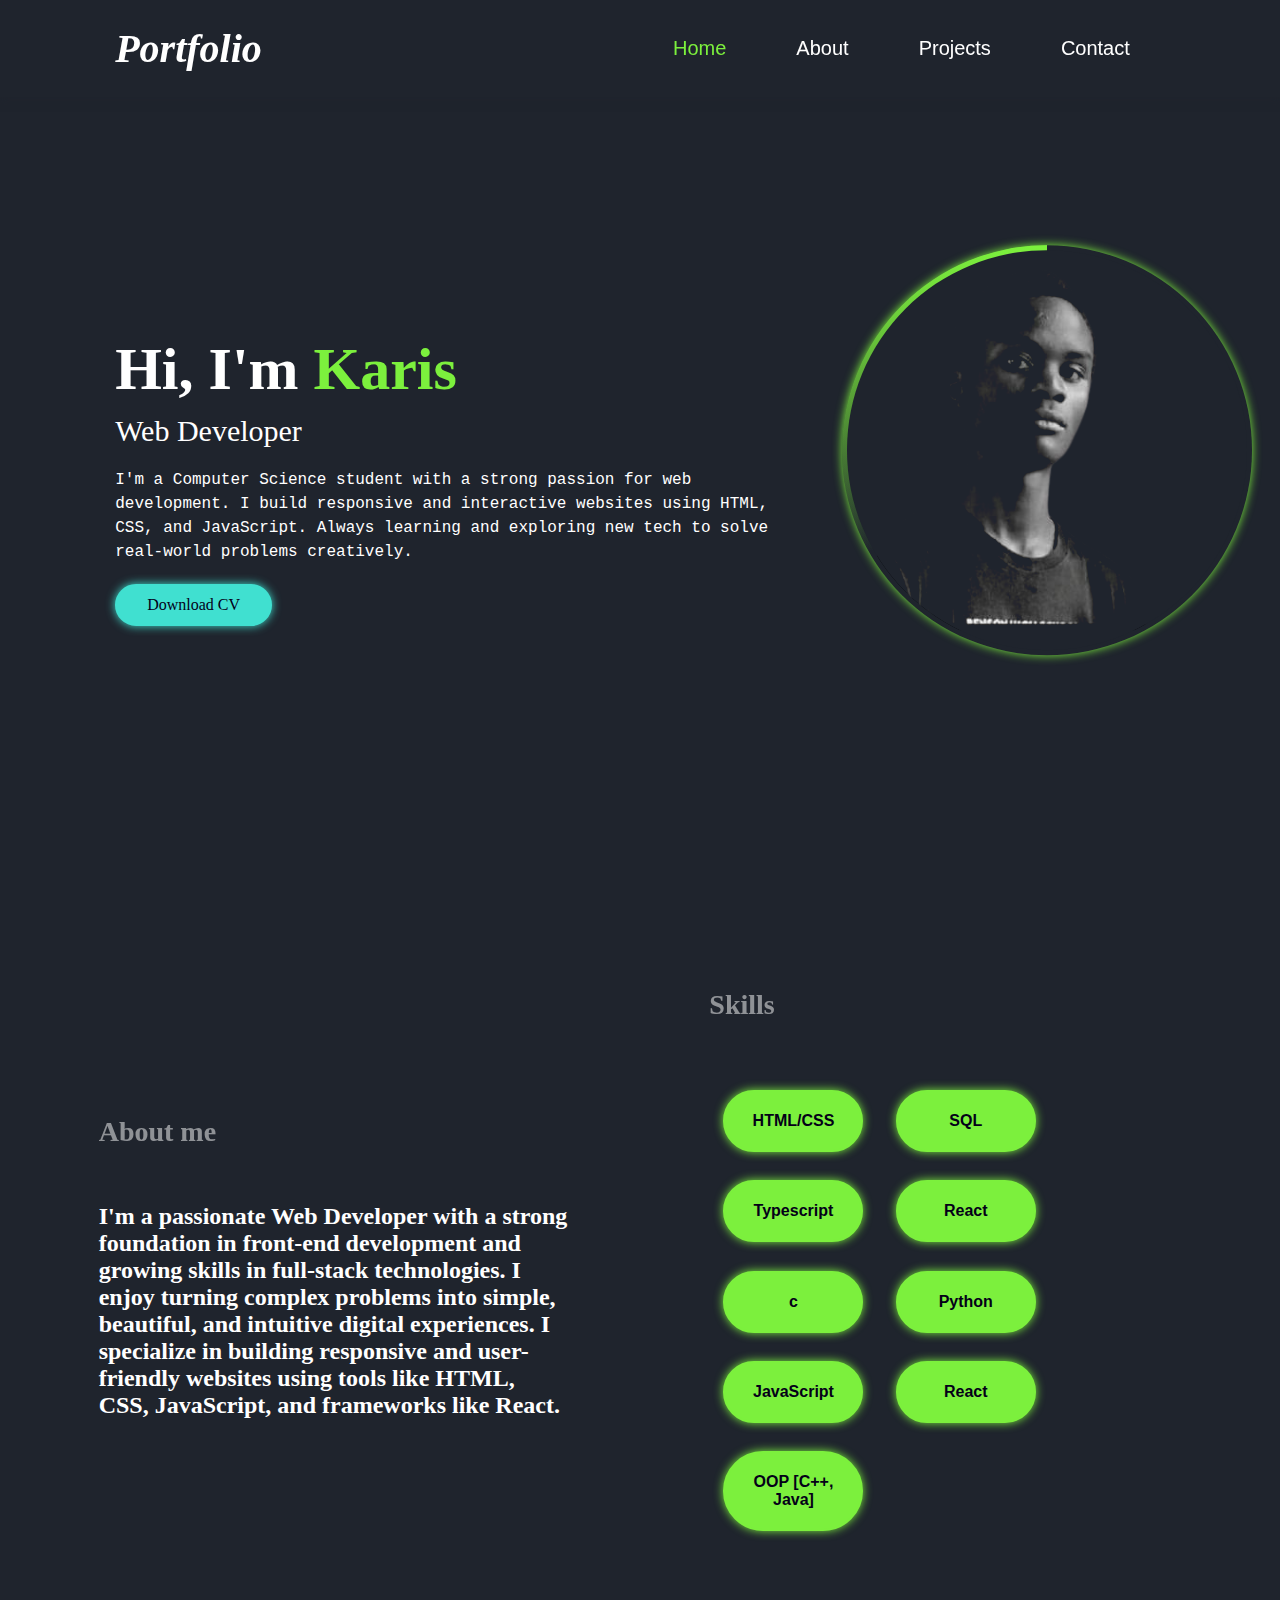
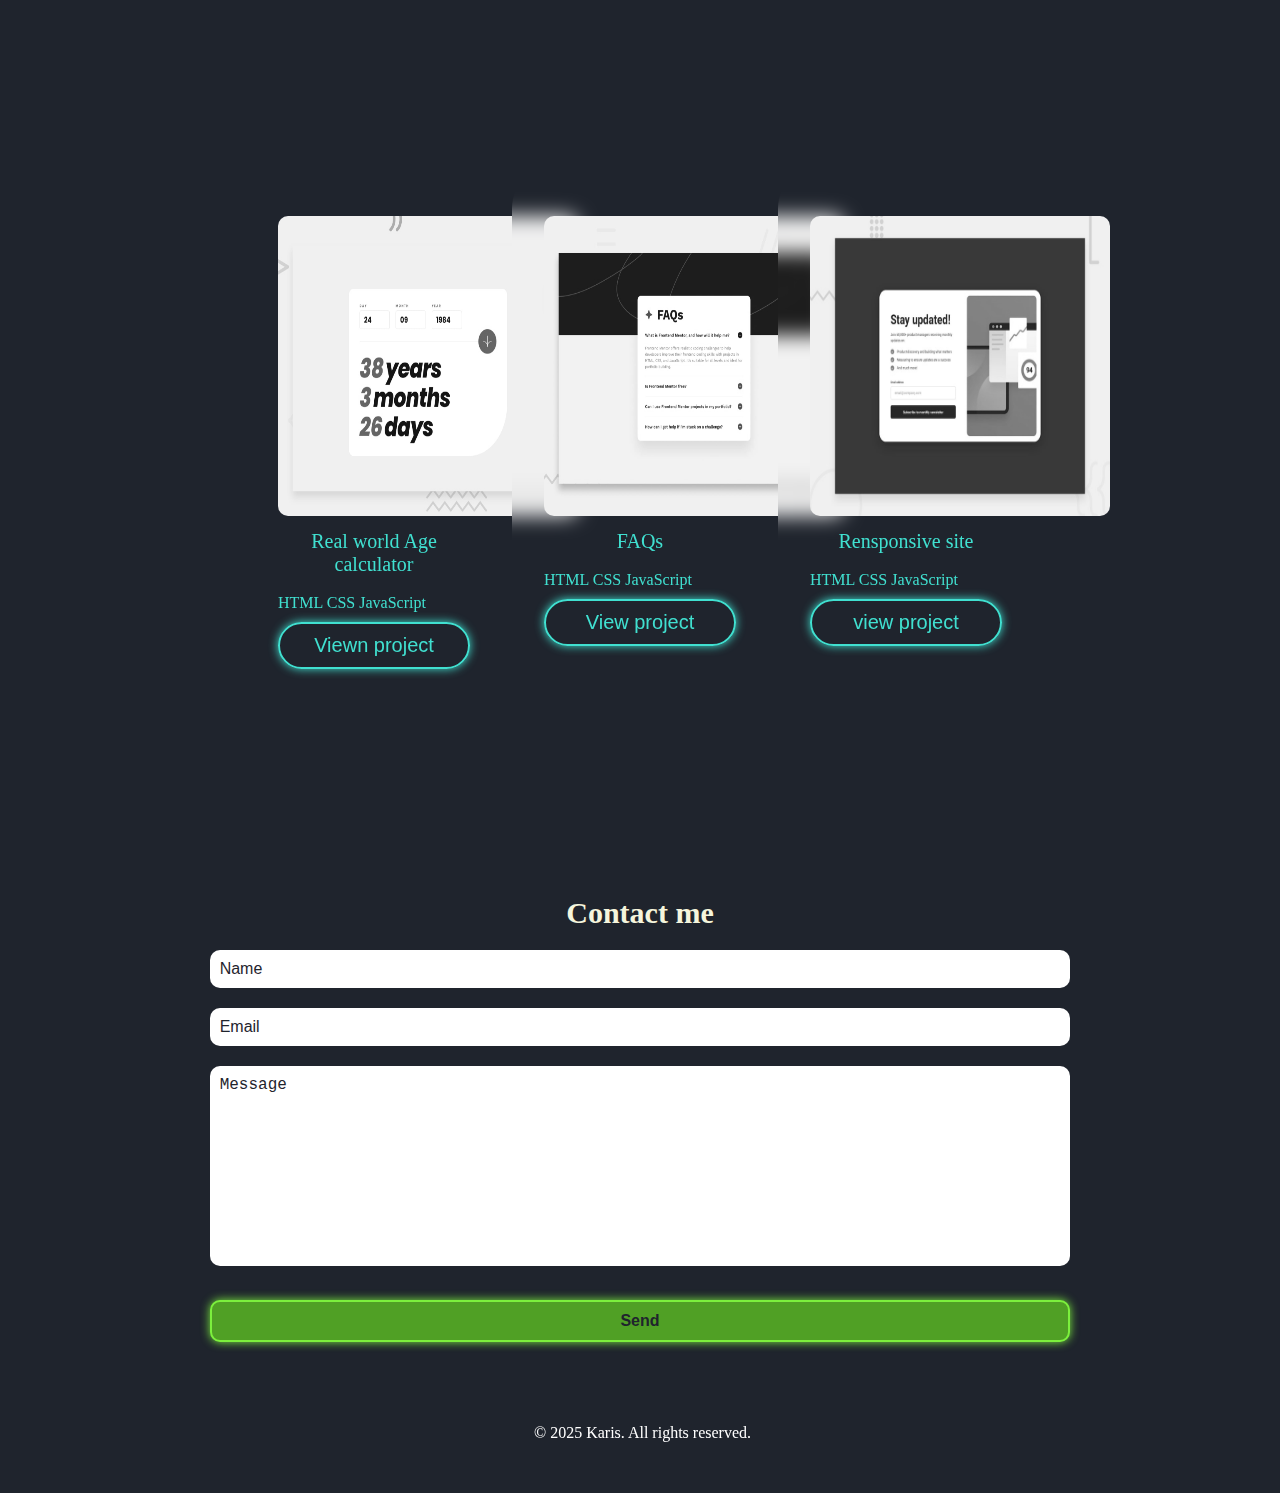
<file: index.html>
<!DOCTYPE html>
<html lang="en">
<head>
    <meta charset="UTF-8">
    <meta name="viewport" content="width=device-width, initial-scale=1.0">
    <title>Document</title>
    <link rel="stylesheet" href="style.css">
</head>
<body>

    <nav class="navbar">
        <a href="#" class="logo">Portfolio</a>
        <ul>
            <li class="active"><a href="#home">Home</a></li>
            <li><a href="#about">About</a></li>
            <li><a href="#projects">Projects</a></li>
            <li><a href="#contact">Contact</a></li>
        </ul>
    </nav>

    <section class="home" id="home">
        <div class="home-info">
            <h1>Hi, I'm <span class="name">Karis</span></h1>
            <h2>Web Developer</h2>
            <p>I'm a Computer Science student with a strong passion for web development.
                I build responsive and interactive websites using HTML, CSS, and JavaScript.
                Always learning and exploring new tech to solve real-world problems creatively.</p>
            <a href="https://drive.google.com/file/d/1A1US2M2AmRTOfhO5_cSNin3kZkhVKKGk/view?usp=sharing" class="btn">Download CV</a>
            
            <div class="home-img">
                <div class="img-box">
                    <div class="img-item">
                        <img src="./images/me-removebg-preview.png" alt="">
                    </div>
                </div>
            </div>
            
        </div>
            
            <!-- <div class="sci">
                <a href=""></a>
                <a href=""></a>
                <a href=""></a>
                <a href=""></a>
            </div> -->
    </section>

    <!-- about section -->

    <section class="two" id="about">
            <div class="contain-three">
                
                <div class="box-item">
                    <h1>About me </h1>
                    <!-- <img src="./images/me-removebg-preview.png" alt=""> -->
                    <h2>I'm a passionate Web Developer with a strong foundation in front-end development and growing skills in full-stack technologies. I enjoy turning complex problems into simple, beautiful, and intuitive digital experiences. I specialize in building responsive and user-friendly websites using tools like HTML, CSS, JavaScript, and frameworks like React.</h2>
                </div>

                 
                <div class="box-item">
                    <h1> Skills </h1>

                        <div class="buttons">
                            <button class="btns">HTML/CSS</button>
                            <button class="btns">SQL</button>
                            <button class="btns">Typescript</button>
                            <button class="btns">React</button>
                            <button class="btns">c</button>
                            <button class="btns">Python</button>
                            <button class="btns">JavaScript</button>
                            <button class="btns">React</button>
                            <button class="btns">OOP [C++, Java] </button>
                        </div>
                    </div>
            </div>
    </div>
    </section>
                            <!-- Projects -->
    <section class="three" id="projects">


        <div class="all">
            <div class="box">
                <img src="images/preview (2).jpg" alt="">
                <p class="pro">
                    Real world Age calculator</p><br>HTML CSS JavaScript <br>
               <a href="https://jmkaris.github.io/Age-Calculator/"><button class="hey">Viewn project</button></a>

            </div>

             <div class="box">
                <img src="images/preview.jpg" alt="">
                <p class="pro">FAQs</p> <br>
                    HTML CSS JavaScript <br>
                <a href="https://jmkaris.github.io/Faq/"><button>View project</button></a>

            </div>

             <div class="box">
                <img src="images/preview (1).jpg" alt="">
                <p class="pro">Rensponsive site</p>
                <br>HTML CSS JavaScript <br>
                <a href=" https://jmkaris.github.io/https---github.com-Jmkaris-log/"><button>view project</button></a>

            </div>

        </div>



    </section>

    <!-- contact -->

    <section class="four" id="contact">
        <div class="both">
            <div class="form">
                <h1>Contact me</h1>
                <form action="welcome.html">
                    <input type="text" placeholder="Name">
                    <input type="email" placeholder="Email">
                    <textarea name="" id="" cols="30" rows="10" placeholder="Message"></textarea>
                    <button class="btn">Send</button>
                </form>
                </div>

            
            
            <footer>
                <a href="https://github.com/Jmkaris"><img src="images/github.svg" alt=""></a>
                <p>&copy; 2025 Karis. All rights reserved.</p>
            </footer>

    </section>
</body>
</html>
</file>
<file: style.css>
*{
    margin: 0;
    padding: 0;
    box-sizing: border-box;
    /* font-family: poppins, sans-serif; */
}

body{
    background-color: #1f242d;
    
}

a {
    color: white;
    text-decoration: none;
}

.navbar{
    position: fixed;
    left: 0;
    top: 0;
    padding: 25px 9%;
    width: 100%;
    display: flex;
    justify-content: space-between;
    align-items: center;
    z-index: 100;
    background-color: rgba(31, 36, 45, 0.8);
    backdrop-filter: blur(10px);
    box-shadow: 0px 0px 10px rgba(31, 36, 45, 0.5);
    
}
.logo{
    font-size: 40px;
    font-weight: 700;
    font-family: 'Dancing Script', cursive;
    font-style: italic;
    text-shadow: #7cf03d 2px 2px 4pxz;

}
.logo:hover{
    color: white;
}

.navbar ul{
    display: flex;
    list-style: none;
}
.navbar ul li{
    margin: 0 35px;
}
.navbar ul li a{
    font-size: 20px;
    font-weight: 500;
    color: white;
    transition: color 0.5s ease;
    font-family: poppins, sans-serif;
    font-weight: 400;
}
.navbar ul li a:hover,
.navbar ul li.active a{
    color: #7cf03d;;
}
.home{
    height: 100vh;
    display: flex;
    justify-content: left;
    align-items: center;
    position: relative;
    padding: 60px 9% 0;
    color: white;
    /* font-family: 'Courier Prime', monospace; */
   

}
.home-info h1{
    font-size: 60px;
    font-weight: 600;
    margin-bottom: 20px;
}

.home-info h1 span{
    color: #7cf03d;
}
.home-info h2{
    font-size: 30px;
    font-weight: 500;
    margin-top: -10px;
}

.home-info p{
    font-size: 16px;
    font-weight: 300;
    margin: 20px 0;
    line-height: 1.5;
    max-width: 700px;
     font-family: 'Cutive Mono', monospace;
    font-weight: 400;


}   
.btn {
    display: inline-flex;
    flex-direction: row;
    padding: 10px 30px;
    background-color: turquoise;
    color: rgb(4, 0, 24);
    font-size: 16px;
    font-weight: 500;
    border-radius: 40px;
    transition: 0.3s ease;
    /* box-shadow: 0px 0px 10px #7cf03d;
    border: 2px solid #7cf03d; */
    box-shadow: 0px 0px 10px turquoise;
    border: 2px solid turquoise;
}

.btn:hover {
    background: transparent;
    transform: translateY(2px);
    /* box-shadow: 2px 0px 6px 1px rgb(255, 255, 255); */
    color: turquoise;
}
.home-img {
    position: absolute;
    right: .5%;
    top: 50%;
    transform: translateY(-50%);
    /* display: flex; */
    justify-content: center;
    align-items: center;
}

.home-img .img-box {
    width: 32vw;
    height: 32vw;
    /* background: red; */
    border-radius: 50%;
    padding: 5px;
    position: relative;
    display: flex;
    justify-content: center;
    align-items: center;
    box-shadow: 0px 0px 10px #7cf03d;
    overflow: hidden;
    margin-right: 22px;
}

.home-img .img-box::before,
.home-img .img-box::after {
    content: '';
    position: absolute;
    width: 500px;
    height: 500px;
    background: conic-gradient(transparent, transparent, transparent, #7cf03d);
    /* s */
    /* filter: blur(10px); */
}
.home-img .img-box .img-item {
    width: 100%;
    height: 100%;
    border-radius: 50%;
    background: #1f242d;
    position: relative;
    display: flex;
    justify-content: center;
    overflow: hidden;
    z-index: 1;

}
.home-img .img-box .img-item img {
    width: 85%;
    height: 95%;
    object-fit: cover;
    position: absolute;
    object-fit: cover;
    mix-blend-mode: lighten;
}

/* @media screen and (max-width: 768px) {
    .home{
        flex-direction: column;
        padding: 60px 5%;
    }
    .home-info h1{
        font-size: 40px;
    }
    .home-info h2{
        font-size: 25px;
    }
    .home-info p{
        max-width: 100%;
    }
    .home-img .img-box {
        width: 50vw;
        height: 50vw;
    }
    .home-img .img-box::before,
    .home-img .img-box::after {
        width: 400px;
        height: 400px;
    }
    .home-img .img-box .img-item img {
        width: 90%;
        height: 90%;        
        object-fit: cover;

    
}   
    }
    .home-img {
        position: relative;
        top: 0;
        right: 0;
        margin-top: 20px;
    }
*/

/* about section */

/* .box{
    width: 100%;
    display: flex;
    justify-content: center;
    align-items: center;
    padding: 2% 9%;
} */

.contain-three{
    width: 100%;
    height: 100%;
    display: flex;
    justify-content: space-evenly;
    align-items: center;
    gap: 20px;
    display: flex;
    margin: 5% 0;
}

.contain-three .box-item {
    width: 40%;
    height: 90%;
    justify-content: space-around;
    align-items: center;
    /* background-color: antiquewhite; */
    border-radius: 20px;
    /* box-shadow: 0px 0px 10px #7cf03d; */
    padding: 20px;
    color: white;
    margin-bottom: 1px;
}

.contain-three .box-item h1{
    font-size: 28px;
    font-weight: 700;
    margin: 5px 0 55px 0;
    opacity: 50%;
}
.contain-three .box-item p{
    font-size: 16px;
    font-weight: 400;
    margin: 20px 0;
    line-height: 1.5;
    max-width: 700px;
    color: rgb(156, 156, 156);
    font-family: 'Cutive Mono', monospace;
}
.btns{
    padding: 20px;
    margin: 3%;
    background-color: #7cf03d;
    color: rgb(4, 0, 24);
    font-size: 16px;
    font-weight: 700;
    border-radius: 40px;
    transition: 0.3s ease;
    box-shadow: 0px 0px 10px #7cf03d;
    border: 2px solid #7cf03d;
    width: 140px;
}
.btns:hover{
    background-color: #1f242d;
    color: #7cf03d;
    cursor: pointer;
}

.all{
    display: flex;
    justify-content: center;
    gap: 10px;
}



.contain-three{
    height: 100%;
}

.box{
    width: 20%;
    border: turquoise;
    height: 10%; 
    margin: 12% 0;
    padding: 2rem;
    border-radius: 5%;
    backdrop-filter: blur(10px);
    color: turquoise;
}

.box button{
    width: 100%;
    padding: 10px;
    background-color: transparent;
    color: turquoise;
    font-size: 20px;
    font-weight: 500;
    border-radius: 40px;
    transition: 0.3s ease;
    box-shadow: 0px 0px 10px turquoise;
    border: 2px solid turquoise;
    text-align: center;
    cursor: pointer;
    font-family: poppins, sans-serif;
    font-weight: 400;
    margin-top: 10px;
    display: inline-block;
    text-decoration: none;

}
.box button:hover{
    background: transparent;
    transform: translateY(2px);
    color: turquoise;
    cursor: pointer;
    box-shadow: 2px 0px 6px 1px rgb(255, 255, 255);
}


.box img{
    width: 300px;
    height: 300px;
    filter: grayscale(100%);
    border-radius: 10px;
    transition: filter 0.5s ease;  

}
.box img:hover{
    filter: grayscale(0%);
    cursor: pointer;
}

.box p{
    font-size: 20px;
    font-weight: 500;
    margin-top: 10px;
    text-align: center;
    color: turquoise;
}

.pro{
    font-size: 20px;
    font-weight: 500;
    margin-top: 10px;
    text-align: center;
    
}

.both{
    display: flex;
    justify-content: center;
    align-items: center;
    gap: 20px;
    flex-wrap: wrap;
    padding: 0 9%;
    margin-top: 20px;
}
.form{
    width: 100%;
    /* display: flex; */
    justify-content: center;
    align-items: center;
    padding: 2% 9%;
}
.form input{
    width: 100%;
    padding: 10px;
    border-radius: 10px;
    border: none;
    outline: none;
    font-size: 16px;
    font-weight: 400;
    /* color: #1f242d; */
    margin-bottom: 20px;
}
.form input::placeholder{
    color: #1f242d;
}
.form button{
    width: 100%;
    padding: 10px;
    border-radius: 10px;
    border: none;
    outline: none;   
    font-size: 16px;
    font-weight: 800;
    color: #1f242d;
    background-color: #50a025;
    transition: 0.3s ease;      
    box-shadow: 0px 0px 10px #7cf03d;
    border: 2px solid #7cf03d;
   justify-content: center;
    align-items: center;
    display: inline-block;
    text-decoration: none;
    font-family: poppins, sans-serif;
    margin-top: 10px;
}
.form button:hover{
    background-color: transparent;
    color: #7cf03d;
    transform: translateY(2px);
    box-shadow: 2px 0px 6px 1px rgb(255, 255, 255);
    cursor: pointer;
}

.form textarea{
    width: 100%;
    padding: 10px;
    border-radius: 10px;
    border: none;
    outline: none;
    font-size: 16px;
    font-weight: 400;
    margin-bottom: 20px;
    resize: none;
}
.form textarea::placeholder{
    color: #1f242d;
}
.form h1{
    color: beige;
    font-size: 30px;
    font-weight: 700;
    margin-bottom: 20px;
    text-align: center;
}
footer{
    width: 150%;
    height: 100px;
    backdrop-filter: blur(10px);
    display: flex;
    justify-content: center;
    align-items: center;
    color: white;
    font-size: 16px;
    font-weight: 400;
}

footer p{
    margin: 0;
    padding: 0;

}
footer a{
    color: #7cf03d;
    text-decoration: none;
    margin-left: 5px;  
    font-size: 30px;
}


/* media */

@media (max-width: 721px) {
  .navbar ul {
    flex-direction: column;
    align-items: center;
    padding: 0;

  }
  *{
    font-family: poppins, sans-serif;
    padding: 0;
    margin: 0;
    box-sizing: border-box;
  }

  .navbar ul li {
    margin: 10px 0;

  }

  .home-info {
    flex-direction: column;
    text-align: center;

  }

  .home-img {
    margin-top: 20px;
    width: 80%;
    display: none;
  }

  .contain-three {
    flex-direction: column;
    padding: 10px;
  }

  .box-item {
    margin-bottom: 30px;
  }

  .all {
    flex-direction: column;
    gap: 20px;
  }
  .all a {
    width: 100%;
    text-align: center;
  } 

  .buttons .btns{
    width: 100%;
    padding: 10px;
    background-color: transparent;
    color: turquoise;
    font-size: 20px;
    font-weight: 500;
    border-radius: 40px;
    transition: 0.3s ease;
    box-shadow: 0px 0px 10px turquoise;
    border: 2px solid turquoise;
    text-align: center;
    cursor: pointer;
    font-family: poppins, sans-serif;
    font-weight: 400;
    margin-top: 10px;
  }
  .contain-three{
    width: 100%;
    height: auto;
    flex-direction: column;
    align-items: center;
  }
  .box {
    width: 100%;
    padding: 20px;
    margin: 10px 0;
    border-radius: 10px;
    backdrop-filter: blur(10px);
    color: turquoise;
    text-align: center;
  }

  .box-item h4{
    font-size: 18px;
    font-weight: 500;
    margin-top: 10px;
    width: 100%;
  }

  .box img {
    width: 100%;
    height: auto;
  }

  .form form {
    display: flex;
    flex-direction: column;
  }

  .form input,
  .form textarea {
    width: 100%;
    margin-bottom: 10px;
  }
}
</file>
